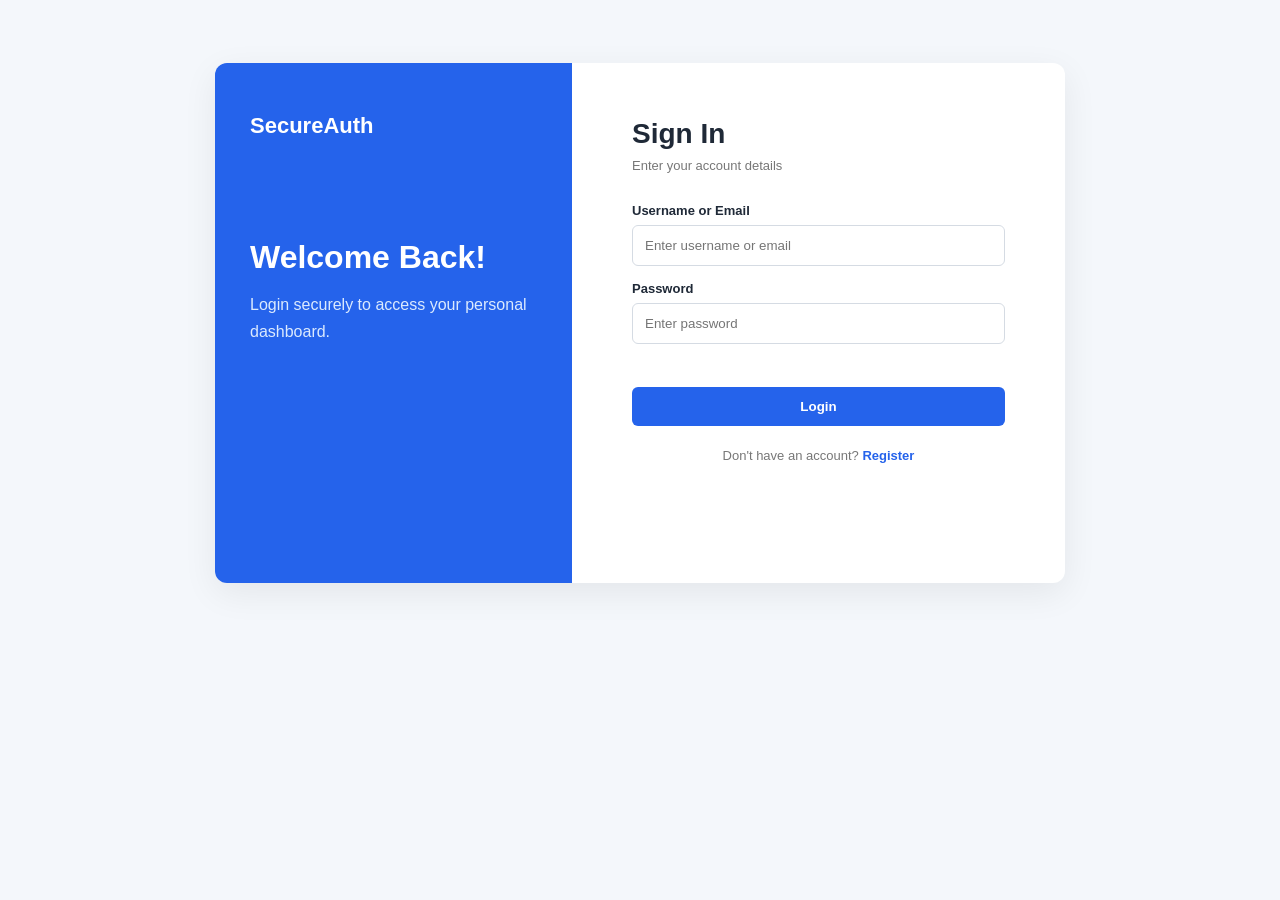
<file: index.html>
<!DOCTYPE html>
<html lang="en">
<head>
    <meta charset="UTF-8">
    <meta name="viewport" content="width=device-width, initial-scale=1.0">
    <title>Login | SecureAuth</title>
    <link rel="stylesheet" href="style.css">
</head>
<body>

<div class="container">
    <div class="side">
        <h1>SecureAuth</h1>
        <h2>Welcome Back!</h2>
        <p>Login securely to access your personal dashboard.</p>
    </div>

    <div class="form-box">
        <h2>Sign In</h2>
        <p>Enter your account details</p>

        <form id="loginForm">
            <label>Username or Email</label>
            <input type="text" id="loginUser" placeholder="Enter username or email">

            <label>Password</label>
            <input type="password" id="loginPass" placeholder="Enter password">

            <p id="loginMsg"></p>

            <button type="submit">Login</button>
        </form>

        <div class="link">
            Don't have an account?
            <a href="register.html">Register</a>
        </div>
    </div>
</div>

<script src="script.js"></script>
</body>
</html>
</file>
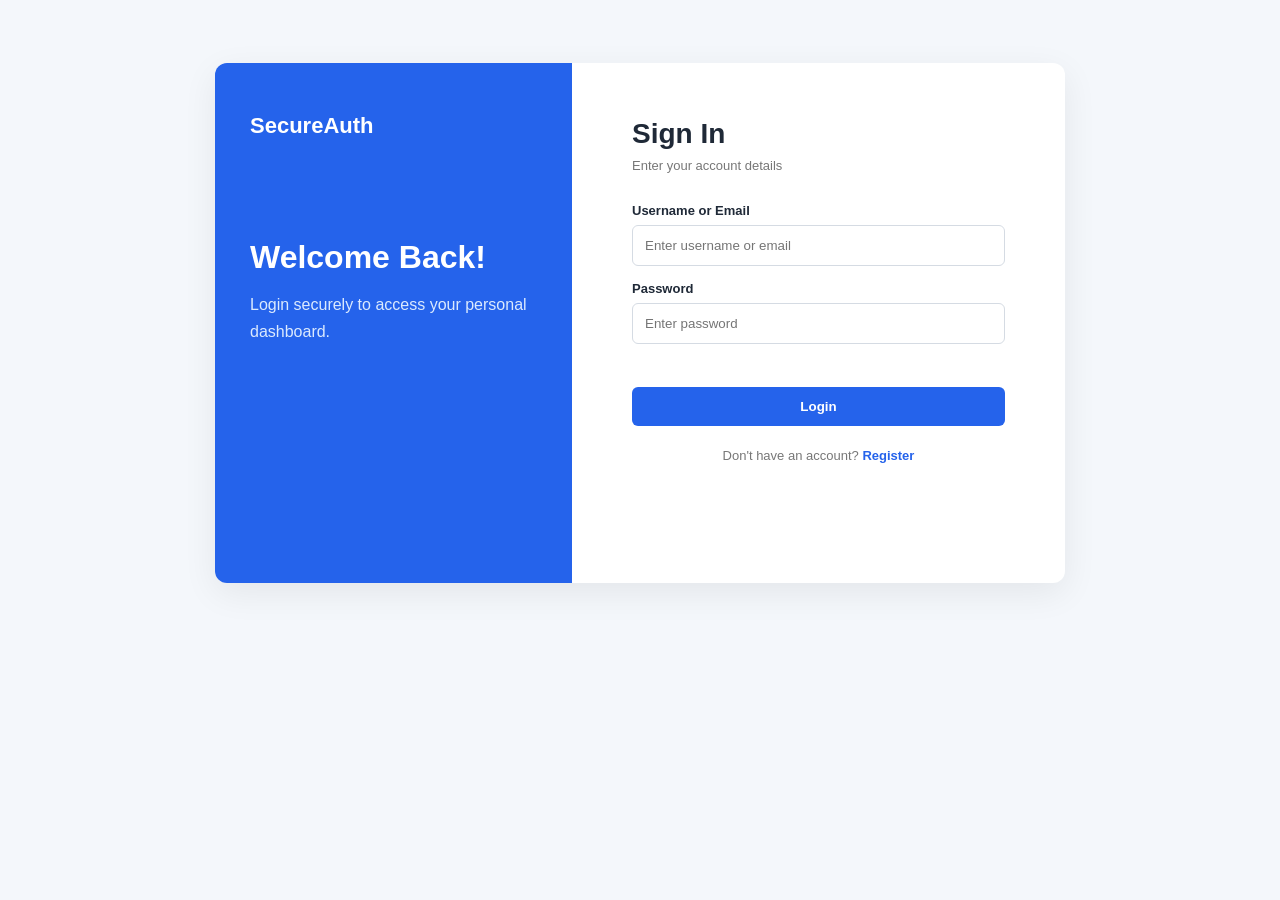
<file: dashboard.html>
<!DOCTYPE html>
<html lang="en">
<head>
    <meta charset="UTF-8">
    <meta name="viewport" content="width=device-width, initial-scale=1.0">
    <title>Dashboard | SecureAuth</title>
    <link rel="stylesheet" href="style.css">
</head>
<body>

<div class="dashboard">

    <nav>
        <h2>SecureAuth</h2>
        <button id="logout">Logout</button>
    </nav>

    <div class="welcome">
        <span>● Authenticated</span>

        <h1>Welcome, <b id="userName">User</b>!</h1>

        <p>
            You have successfully logged in to your protected dashboard.
        </p>
    </div>

    <div class="cards">

        <div class="card">
            <h3>👤 Account</h3>
            <p id="userEmail">Email</p>
        </div>

        <div class="card">
            <h3>🔐 Security</h3>
            <p>Password protected</p>
        </div>

        <div class="card">
            <h3>✓ Status</h3>
            <p>Session active</p>
        </div>

    </div>

</div>

<script src="script.js"></script>
</body>
</html>
</file>
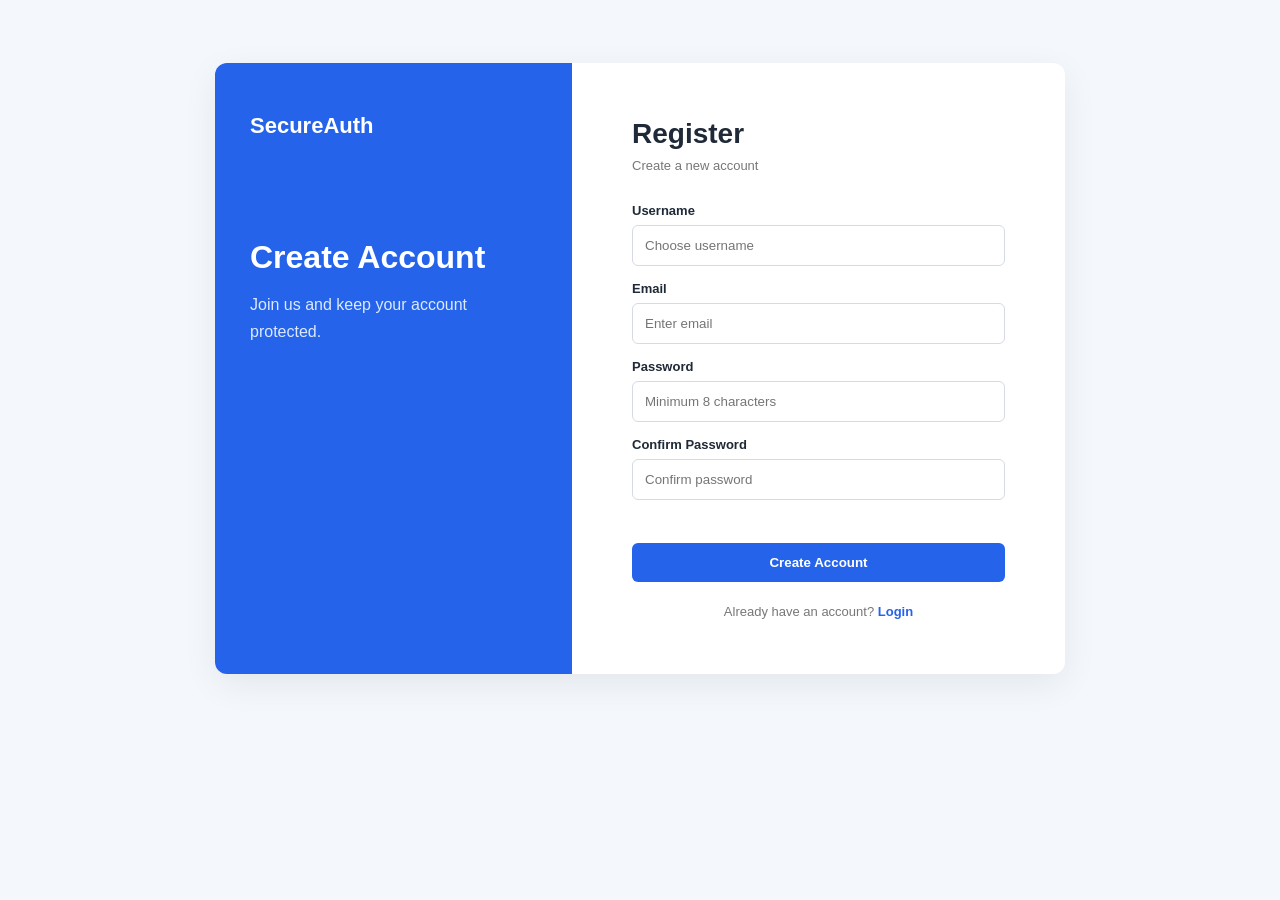
<file: register.html>
<!DOCTYPE html>
<html lang="en">
<head>
    <meta charset="UTF-8">
    <meta name="viewport" content="width=device-width, initial-scale=1.0">
    <title>Register | SecureAuth</title>
    <link rel="stylesheet" href="style.css">
</head>
<body>

<div class="container">
    <div class="side">
        <h1>SecureAuth</h1>
        <h2>Create Account</h2>
        <p>Join us and keep your account protected.</p>
    </div>

    <div class="form-box">
        <h2>Register</h2>
        <p>Create a new account</p>

        <form id="registerForm">

            <label>Username</label>
            <input type="text" id="username" placeholder="Choose username">

            <label>Email</label>
            <input type="email" id="email" placeholder="Enter email">

            <label>Password</label>
            <input type="password" id="password" placeholder="Minimum 8 characters">

            <label>Confirm Password</label>
            <input type="password" id="confirmPassword" placeholder="Confirm password">

            <p id="registerMsg"></p>

            <button type="submit">Create Account</button>

        </form>

        <div class="link">
            Already have an account?
            <a href="index.html">Login</a>
        </div>
    </div>
</div>

<script src="script.js"></script>
</body>
</html>
</file>
<file: style.css>
* {
    box-sizing: border-box;
    margin: 0;
    padding: 0;
}

body {
    font-family: Arial, sans-serif;
    background: #f4f7fb;
    color: #1f2937;
}


/* Login / Register */

.container {
    width: 850px;
    max-width: 92%;
    min-height: 520px;

    margin: 7vh auto;

    display: grid;
    grid-template-columns: 42% 58%;

    background: white;
    border-radius: 12px;
    overflow: hidden;

    box-shadow: 0 10px 35px #00000012;
}

.side {
    background: #2563eb;
    color: white;
    padding: 50px 35px;
}

.side h1 {
    font-size: 22px;
    margin-bottom: 100px;
}

.side h2 {
    font-size: 32px;
    margin-bottom: 15px;
}

.side p {
    line-height: 1.7;
    color: #dbeafe;
}

.form-box {
    padding: 55px 60px;
}

.form-box h2 {
    font-size: 28px;
    margin-bottom: 8px;
}

.form-box > p {
    color: #777;
    font-size: 13px;
    margin-bottom: 30px;
}

label {
    display: block;
    font-size: 13px;
    font-weight: bold;
    margin: 15px 0 7px;
}

input {
    width: 100%;
    padding: 12px;

    border: 1px solid #d5dbe3;
    border-radius: 6px;

    outline: none;
}

input:focus {
    border-color: #2563eb;
}

button {
    width: 100%;
    padding: 12px;

    border: none;
    border-radius: 6px;

    background: #2563eb;
    color: white;

    font-weight: bold;
    cursor: pointer;

    margin-top: 15px;
}

button:hover {
    background: #1d4ed8;
}

#loginMsg,
#registerMsg {
    color: #dc3545;
    font-size: 12px;
    margin-top: 12px;
    min-height: 16px;
}

.link {
    text-align: center;
    margin-top: 22px;
    font-size: 13px;
    color: #777;
}

.link a {
    color: #2563eb;
    text-decoration: none;
    font-weight: bold;
}


/* Dashboard */

.dashboard {
    width: 88%;
    max-width: 1000px;
    margin: auto;
}

nav {
    height: 70px;

    display: flex;
    justify-content: space-between;
    align-items: center;
}

nav h2 {
    color: #2563eb;
}

nav button {
    width: auto;
    padding: 9px 18px;
    margin: 0;
    background: white;
    color: #333;
    border: 1px solid #ddd;
}

.welcome {
    background: white;
    padding: 35px;
    border-radius: 10px;
    margin: 30px 0 20px;

    box-shadow: 0 5px 20px #00000008;
}

.welcome span {
    color: #198754;
    font-size: 12px;
    font-weight: bold;
}

.welcome h1 {
    margin: 15px 0 8px;
}

.welcome b {
    color: #2563eb;
}

.welcome p {
    color: #777;
    font-size: 13px;
}

.cards {
    display: grid;
    grid-template-columns: repeat(3, 1fr);
    gap: 18px;
}

.card {
    background: white;
    padding: 25px;
    border-radius: 10px;
    box-shadow: 0 5px 20px #00000008;
}

.card h3 {
    margin-bottom: 12px;
}

.card p {
    color: #777;
    font-size: 13px;
}


/* Mobile */

@media (max-width: 700px) {

    .container {
        grid-template-columns: 1fr;
        margin: 25px auto;
    }

    .side {
        padding: 30px;
    }

    .side h1 {
        margin-bottom: 35px;
    }

    .side h2 {
        font-size: 25px;
    }

    .form-box {
        padding: 35px 25px;
    }

    .cards {
        grid-template-columns: 1fr;
    }
}
</file>
